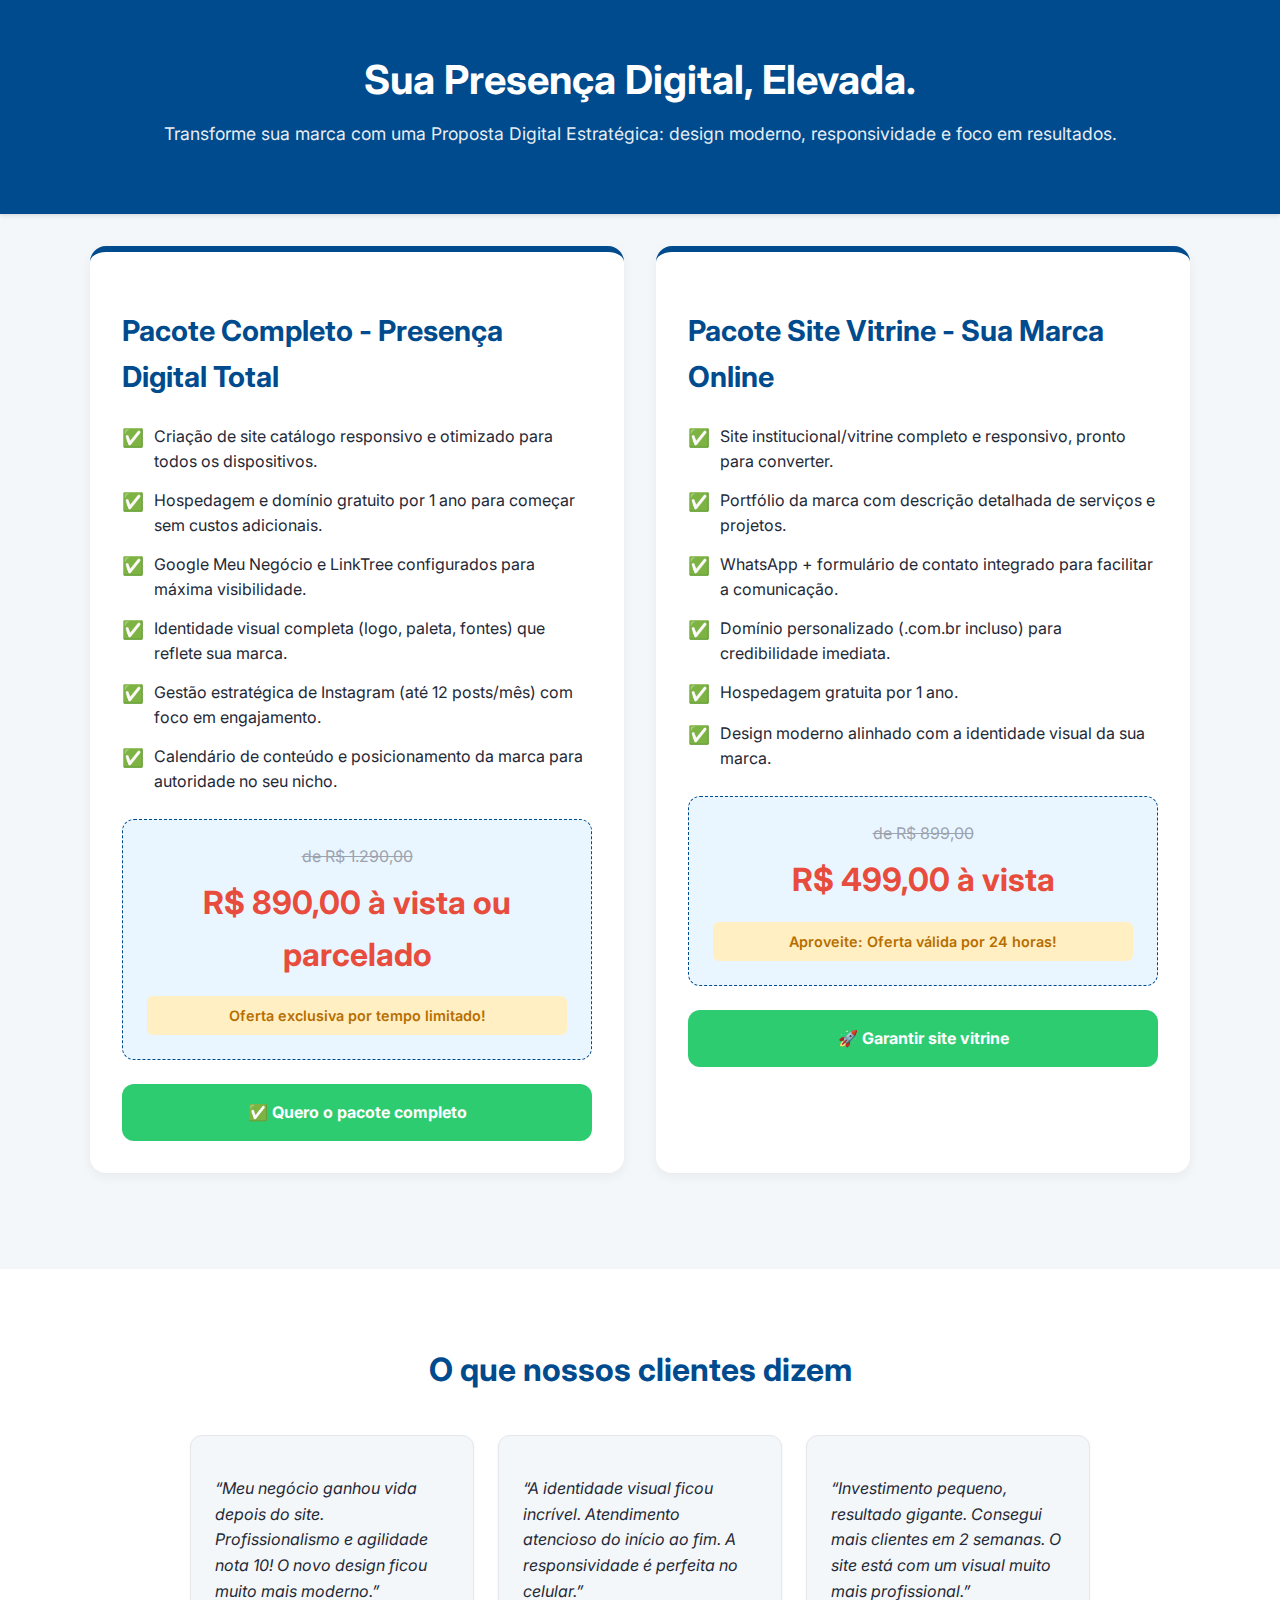
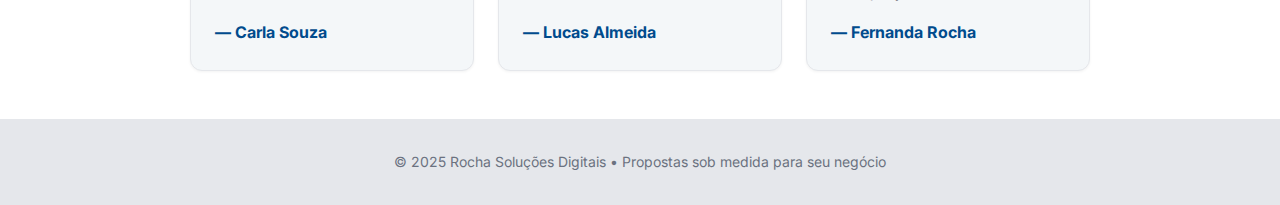
<file: index.html>
<!DOCTYPE html>
<html lang="pt-BR">
<head>
  <meta charset="UTF-8">
  <meta name="viewport" content="width=device-width, initial-scale=1.0">
  <title>Proposta Digital Estratégica - Gilb807</title>
  <link href="https://fonts.googleapis.com/css2?family=Inter:wght@400;600;700&display=swap" rel="stylesheet">
  <link rel="stylesheet" href="style.css">
</head>
<body>
  <header>
    <h1>Sua Presença Digital, Elevada.</h1>
    <p>Transforme sua marca com uma Proposta Digital Estratégica: design moderno, responsividade e foco em resultados.</p>
  </header>

  <div class="container">
    <div class="cards-grid">
      <!-- Pacote Completo -->
      <div class="card">
        <h2>Pacote Completo - Presença Digital Total</h2>
        <ul>
          <li>Criação de site catálogo responsivo e otimizado para todos os dispositivos.</li>
          <li>Hospedagem e domínio gratuito por 1 ano para começar sem custos adicionais.</li>
          <li>Google Meu Negócio e LinkTree configurados para máxima visibilidade.</li>
          <li>Identidade visual completa (logo, paleta, fontes) que reflete sua marca.</li>
          <li>Gestão estratégica de Instagram (até 12 posts/mês) com foco em engajamento.</li>
          <li>Calendário de conteúdo e posicionamento da marca para autoridade no seu nicho.</li>
        </ul>
        <div class="price-section">
          <del>de R$ 1.290,00</del>
          <strong>R$ 890,00 à vista ou parcelado</strong>
          <div class="urgency">Oferta exclusiva por tempo limitado!</div>
        </div>
        <a class="cta" href="https://wa.me/5527996163425?text=Quero+o+pacote+completo">✅ Quero o pacote completo</a>
      </div>

      <!-- Pacote Site Vitrine -->
      <div class="card">
        <h2>Pacote Site Vitrine - Sua Marca Online</h2>
        <ul>
          <li>Site institucional/vitrine completo e responsivo, pronto para converter.</li>
          <li>Portfólio da marca com descrição detalhada de serviços e projetos.</li>
          <li>WhatsApp + formulário de contato integrado para facilitar a comunicação.</li>
          <li>Domínio personalizado (.com.br incluso) para credibilidade imediata.</li>
          <li>Hospedagem gratuita por 1 ano.</li>
          <li>Design moderno alinhado com a identidade visual da sua marca.</li>
        </ul>
        <div class="price-section">
          <del>de R$ 899,00</del>
          <strong>R$ 499,00 à vista</strong>
          <div class="urgency">Aproveite: Oferta válida por 24 horas!</div>
        </div>
        <a class="cta" href="https://wa.me/5527996163425?text=Quero+o+pacote+de+site+vitrine">🚀 Garantir site vitrine</a>
      </div>
    </div>
  </div>

  <section class="depoimentos">
    <h2>O que nossos clientes dizem</h2>
    <div class="depoimentos-lista">
      <div class="depoimento">
        <p>“Meu negócio ganhou vida depois do site. Profissionalismo e agilidade nota 10! O novo design ficou muito mais moderno.”</p>
        <strong>— Carla Souza</strong>
      </div>
      <div class="depoimento">
        <p>“A identidade visual ficou incrível. Atendimento atencioso do início ao fim. A responsividade é perfeita no celular.”</p>
        <strong>— Lucas Almeida</strong>
      </div>
      <div class="depoimento">
        <p>“Investimento pequeno, resultado gigante. Consegui mais clientes em 2 semanas. O site está com um visual muito mais profissional.”</p>
        <strong>— Fernanda Rocha</strong>
      </div>
    </div>
  </section>

  <footer>
    © 2025 Rocha Soluções Digitais • Propostas sob medida para seu negócio
  </footer>
</body>
</html>
</file>
<file: style.css>
/* style.css - Estilos Modernos e Responsivos */

:root {
    --primary-color: #004b8d; /* Azul Principal */
    --secondary-color: #2ecc71; /* Verde de Destaque */
    --background-light: #f4f7f9;
    --text-dark: #1f2937;
    --text-light: #ffffff;
    --card-shadow: 0 4px 12px rgba(0, 0, 0, 0.05);
}

body {
    margin: 0;
    font-family: 'Inter', sans-serif;
    background-color: var(--background-light);
    color: var(--text-dark);
    line-height: 1.6;
}

/* Header */
header {
    background-color: var(--primary-color);
    color: var(--text-light);
    padding: 3rem 1rem;
    text-align: center;
    box-shadow: 0 2px 4px rgba(0, 0, 0, 0.1);
}

header h1 {
    font-size: 2.5rem;
    margin: 0;
    font-weight: 700;
}

header p {
    font-size: 1.1rem;
    margin-top: 0.5rem;
    opacity: 0.9;
}

/* Container e Cards */
.container {
    padding: 2rem 1rem;
    max-width: 1100px;
    margin: auto;
}

.cards-grid {
    display: grid;
    grid-template-columns: 1fr;
    gap: 2rem;
}

.card {
    background-color: var(--text-light);
    border-radius: 16px;
    box-shadow: var(--card-shadow);
    padding: 2rem;
    border-top: 6px solid var(--primary-color);
    transition: transform 0.3s ease;
}

.card:hover {
    transform: translateY(-5px);
}

.card h2 {
    color: var(--primary-color);
    margin-bottom: 1.5rem;
    font-size: 1.8rem;
    display: flex;
    align-items: center;
    gap: 10px; /* Espaçamento entre o ícone e o texto */
}

.card-icon {
    width: 40px;
    height: 40px;
    object-fit: contain;
    border-radius: 8px;
    padding: 5px;
    background-color: #eaf6ff; /* Fundo suave para o ícone */
}

.card h2::before {
    /* Removido o ícone de estrela, pois agora usamos a imagem */
    content: none;
}

.card ul {
    padding-left: 0;
    list-style: none;
}

.card ul li {
    margin-bottom: 0.8rem;
    display: flex;
    align-items: flex-start;
}

.card ul li::before {
    content: "✅";
    color: var(--secondary-color);
    font-weight: bold;
    margin-right: 10px;
    font-size: 1.1rem;
    line-height: 1.6;
}

/* Preço e CTA */
.price-section {
    background-color: #eaf6ff;
    padding: 1.5rem;
    margin-top: 1.5rem;
    border-radius: 12px;
    text-align: center;
    border: 1px dashed var(--primary-color);
}

.price-section del {
    color: #9ca3af;
    font-size: 1rem;
    display: block;
}

.price-section strong {
    font-size: 2rem;
    color: #e74c3c;
    display: block;
    font-weight: 700;
    margin-top: 0.5rem;
}

.urgency {
    background-color: #ffefc2;
    color: #b76e00;
    text-align: center;
    padding: 0.5rem;
    border-radius: 6px;
    margin-top: 1rem;
    font-weight: 600;
    font-size: 0.9rem;
}

.cta {
    display: block;
    text-align: center;
    background-color: var(--secondary-color);
    color: var(--text-light);
    text-decoration: none;
    font-weight: 700;
    padding: 1rem 1rem;
    border-radius: 12px;
    margin-top: 1.5rem;
    transition: background-color 0.3s ease;
}

.cta:hover {
    background-color: #27ad60;
}

/* Depoimentos */
.depoimentos {
    margin-top: 4rem;
    padding: 3rem 1rem;
    background-color: var(--text-light);
    text-align: center;
}

.depoimentos h2 {
    font-size: 2rem;
    color: var(--primary-color);
    margin-bottom: 2.5rem;
    font-weight: 700;
}

.depoimentos-lista {
    display: grid;
    grid-template-columns: 1fr;
    gap: 1.5rem;
    max-width: 900px;
    margin: 0 auto;
}

.depoimento {
    background-color: var(--background-light);
    padding: 1.5rem;
    border-radius: 12px;
    border: 1px solid #e5e7eb;
    font-style: italic;
    color: var(--text-dark);
    text-align: left;
    box-shadow: 0 1px 3px rgba(0, 0, 0, 0.05);
}

.depoimento strong {
    display: block;
    margin-top: 0.5rem;
    font-style: normal;
    color: var(--primary-color);
}

/* Footer */
footer {
    text-align: center;
    padding: 2rem 1rem;
    font-size: 0.875rem;
    color: #6b7280;
    background-color: #e5e7eb;
}

/* Responsividade (Desktop) */
@media (min-width: 768px) {
    .cards-grid {
        grid-template-columns: repeat(2, 1fr);
    }

    .depoimentos-lista {
        grid-template-columns: repeat(3, 1fr);
    }
}

/* Responsividade (Mobile) */
@media (max-width: 767px) {
    header h1 {
        font-size: 2rem;
    }

    .card {
        padding: 1.5rem;
    }

    .depoimentos h2 {
        font-size: 1.5rem;
    }
}
</file>
